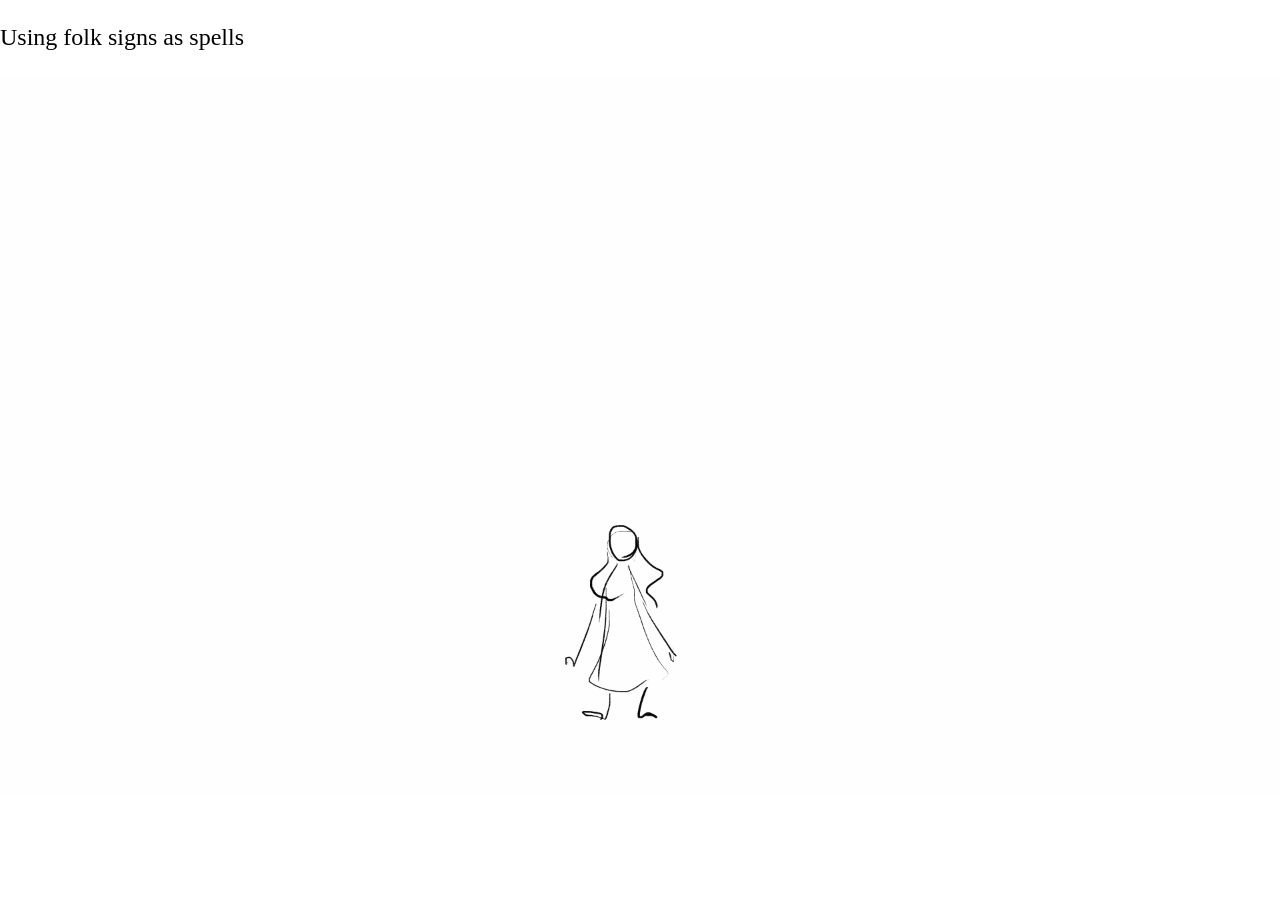
<file: index.html>
<!DOCTYPE html>
<html lang="en">
    <head>
        <meta charset="UTF-8">
        <meta name="viewport" content="width=device-width, initial-scale=1.0">
        <title>witches</title>
        <link rel="preconnect" href="https://fonts.googleapis.com">
        <link rel="preconnect" href="https://fonts.gstatic.com" crossorigin>
        <link href="https://fonts.googleapis.com/css2?family=Annie+Use+Your+Telescope&display=swap" rel="stylesheet">
        <link rel="stylesheet" href="style.css">
    </head>
    <body>
        <p class="text">Using folk signs as spells</p>
        <button class="indexBtn" onclick="window.location.href='scene1.html'">
            <img class="idle" src="idle.gif">
        </button>
       
    </body>
    </html>
</file>
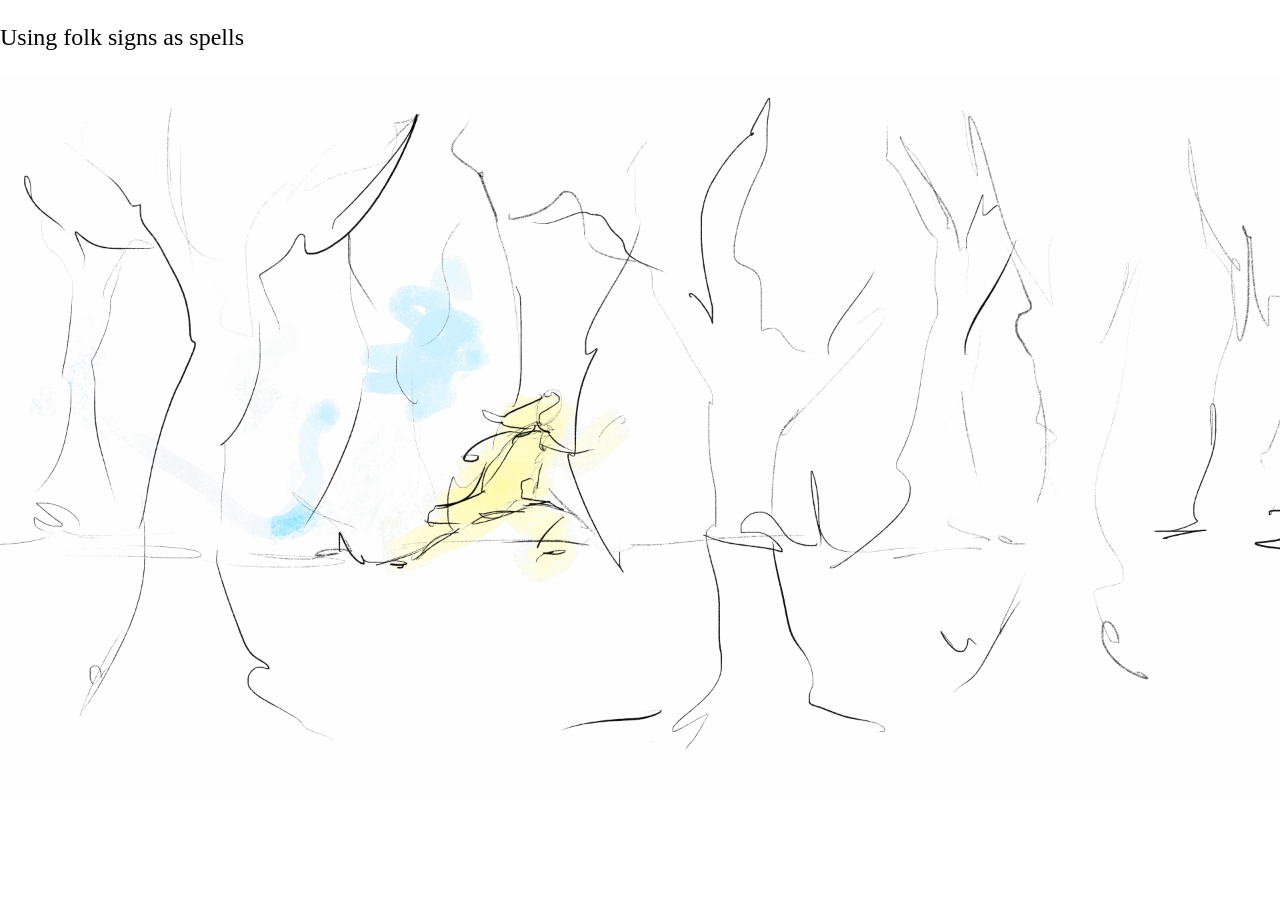
<file: scene1.html>
<!DOCTYPE html>
<html lang="en">
    <head>
        <meta charset="UTF-8">
        <meta name="viewport" content="width=device-width, initial-scale=1.0">
        <title>witches</title>
        <link rel="preconnect" href="https://fonts.googleapis.com">
        <link rel="preconnect" href="https://fonts.gstatic.com" crossorigin>
        <link href="https://fonts.googleapis.com/css2?family=Annie+Use+Your+Telescope&display=swap" rel="stylesheet">
        <link rel="stylesheet" href="style.css">
    </head>
    <body>
        <p class="text">Using folk signs as spells</p>
        <button class="indexBtn" onclick="window.location.href='scene2.html'">
            <img class="run" src="run.gif">
        </button>
       
    </body>
    </html>
</file>
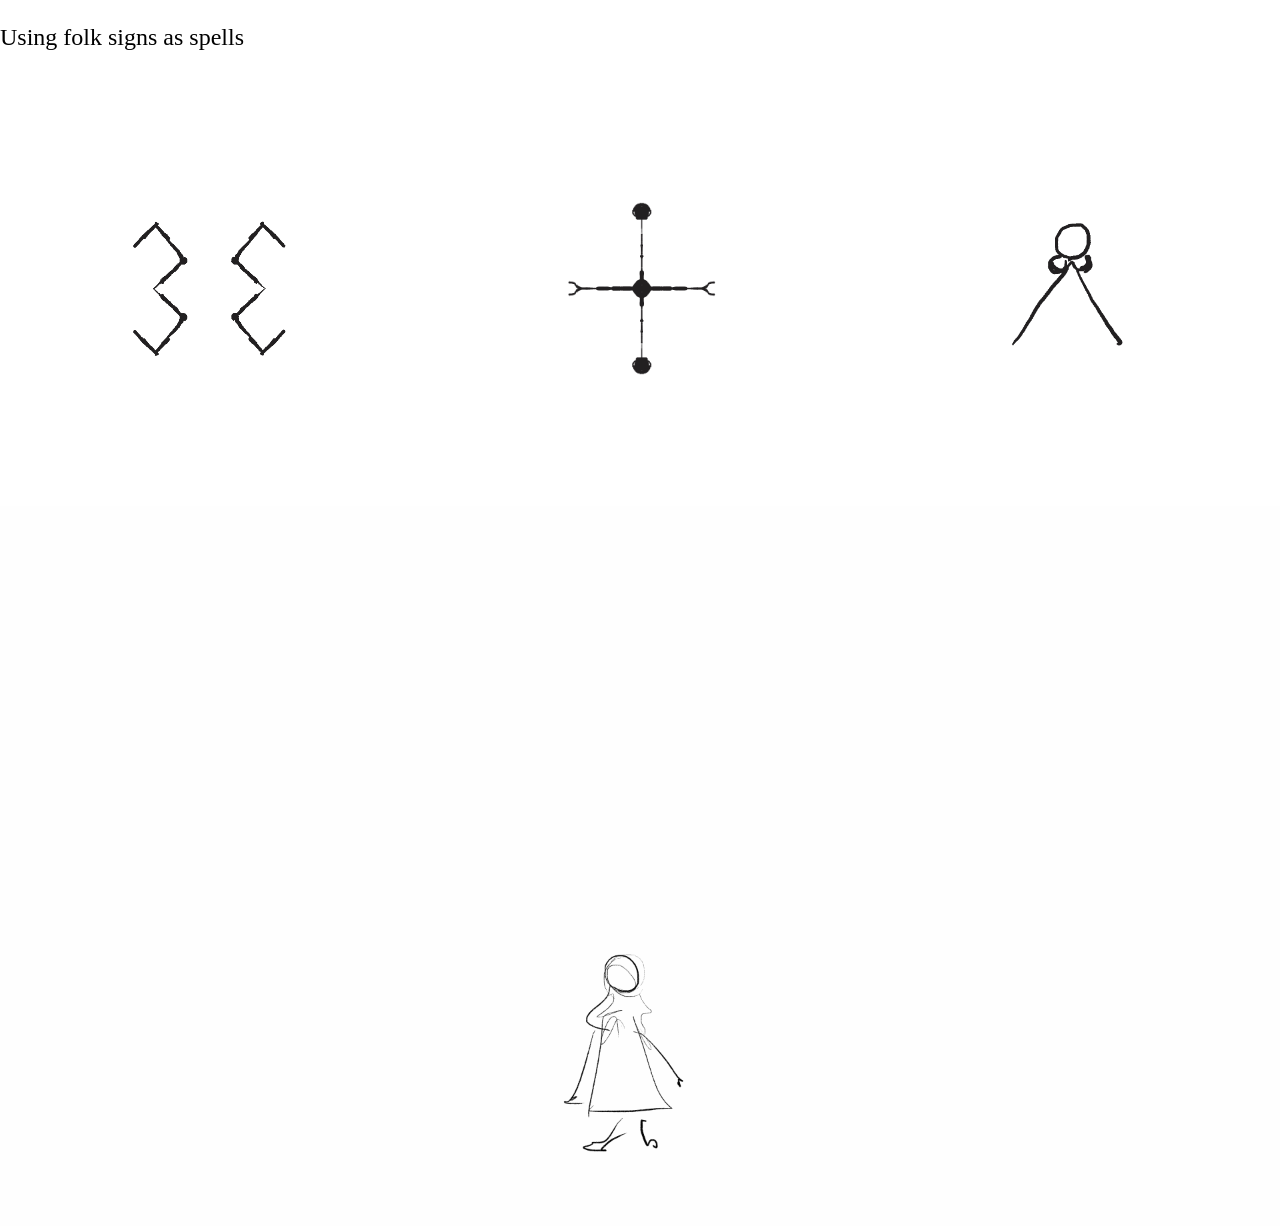
<file: scene2.html>
<!DOCTYPE html>
<html lang="en">
    <head>
        <meta charset="UTF-8">
        <meta name="viewport" content="width=device-width, initial-scale=1.0">
        <title>witches</title>
        <link rel="preconnect" href="https://fonts.googleapis.com">
        <link rel="preconnect" href="https://fonts.gstatic.com" crossorigin>
        <link href="https://fonts.googleapis.com/css2?family=Annie+Use+Your+Telescope&display=swap" rel="stylesheet">
        <link rel="stylesheet" href="style.css">
    </head>
    <body>
        <p class="text">Using folk signs as spells</p>

       <div class="row">
            <div class="column">
                <img src="moon.gif" style="width:100%">
            </div>
            <div class="column" >
                <img src="sun.gif" style="width:100%" onclick="window.location.href='scene3.html'">
            </div>
            <div class="column">
                <img src="sky.gif" style="width:100%"> 
            </div>
        </div>




        <button class="indexBtn" onclick="window.location.href='scene3.html'">
            <img class="idle" src="idle.gif">
        </button>
       
    </body>
    </html>
</file>
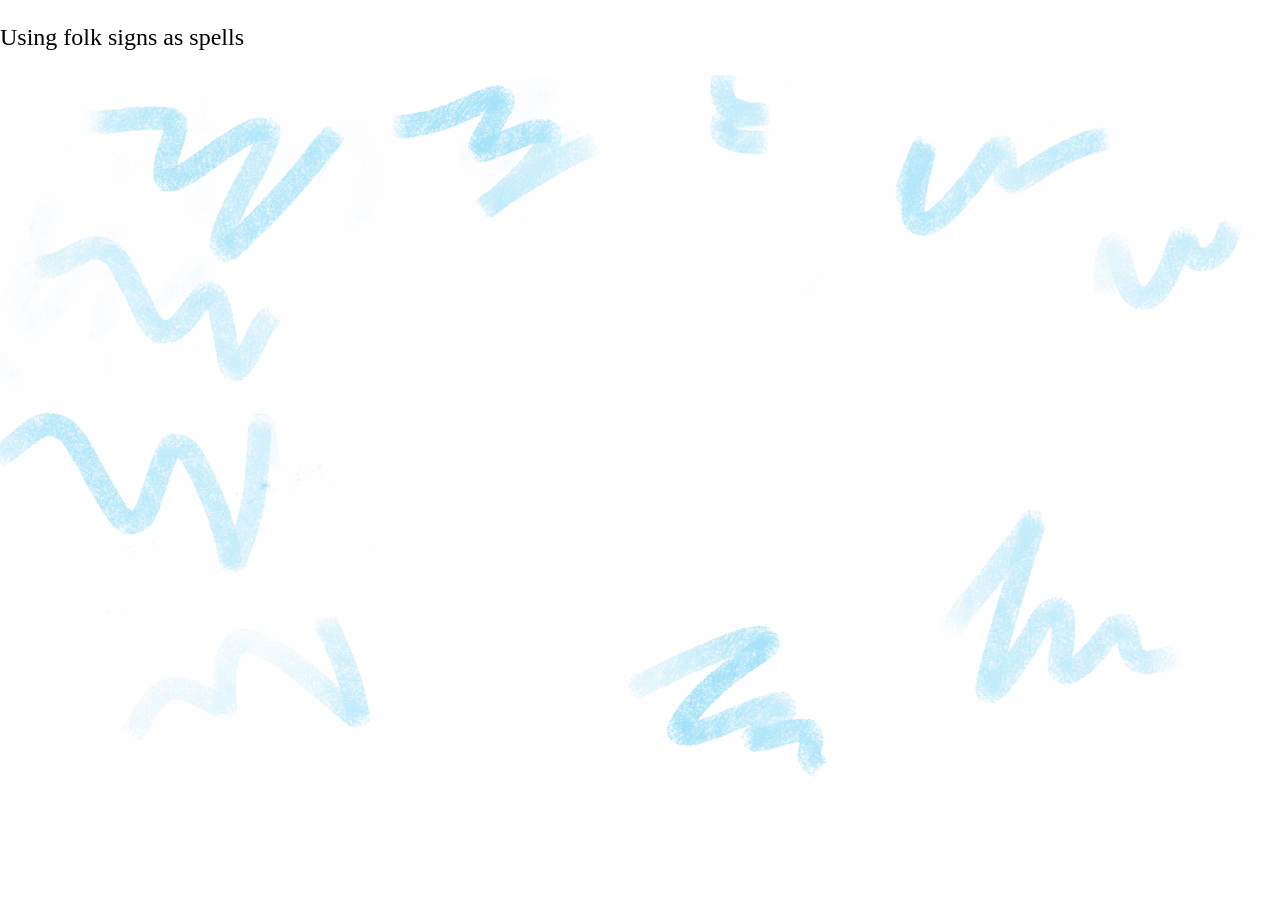
<file: scene3.html>
<!DOCTYPE html>
<html lang="en">
    <head>
        <meta charset="UTF-8">
        <meta name="viewport" content="width=device-width, initial-scale=1.0">
        <title>witches</title>
        <link rel="preconnect" href="https://fonts.googleapis.com">
        <link rel="preconnect" href="https://fonts.gstatic.com" crossorigin>
        <link href="https://fonts.googleapis.com/css2?family=Annie+Use+Your+Telescope&display=swap" rel="stylesheet">
        <link rel="stylesheet" href="style.css">
    </head>
    <body>
        <p class="text">Using folk signs as spells</p>
        <button class="indexBtn" onclick="window.location.href='index.html'">
            <img class="explode" src="explode.gif">
        </button>
       
    </body>
    </html>
</file>
<file: style.css>
body {
  font-family: sans-serif;
  margin: 0;
}

.indexBtn {
  position: relative;
  width: 100vw;
  background: none;
  border: none;
  padding: 0;
}

.idle {
    width: 100vw;
    height: auto;
    z-index: -1;
}

.run {
    width: 100vw;
    height: auto;
}

.explode {
    width: 100vw;
    height: auto;
}

.text {
    position: center;
    left: 50px;
    font-size: 24px;
    font-family: 'Times New Roman', Times, serif;
}

/* Three image containers (use 25% for four, and 50% for two, etc) */
.column {
  float: left;
  width: 33.33%;
  padding: 5px;
}

/* Clear floats after image containers */
.row::after {
  content: "";
  clear: both;
  display: table;
}

.row {
  display: flex;
  z-index: 2;
}

.column {
  flex: 33.33%;
  padding: 5px;
}
</file>
